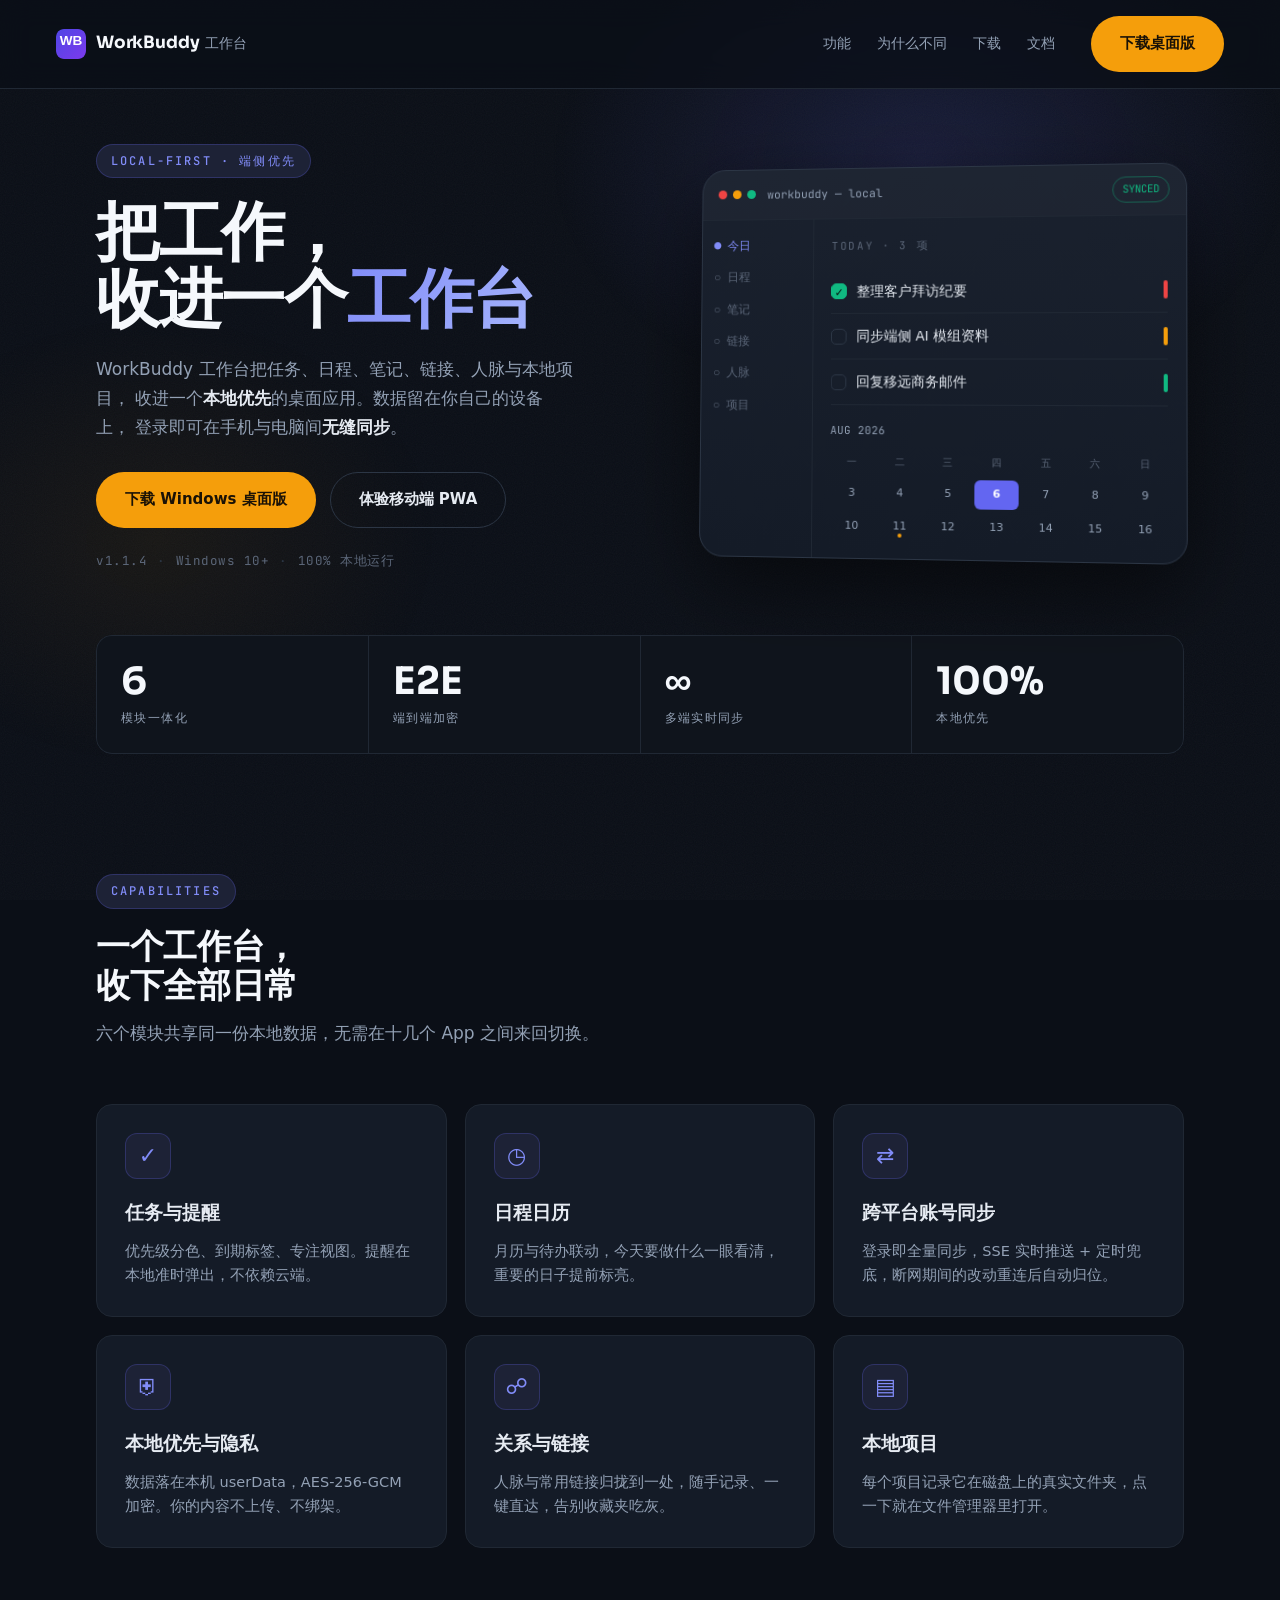
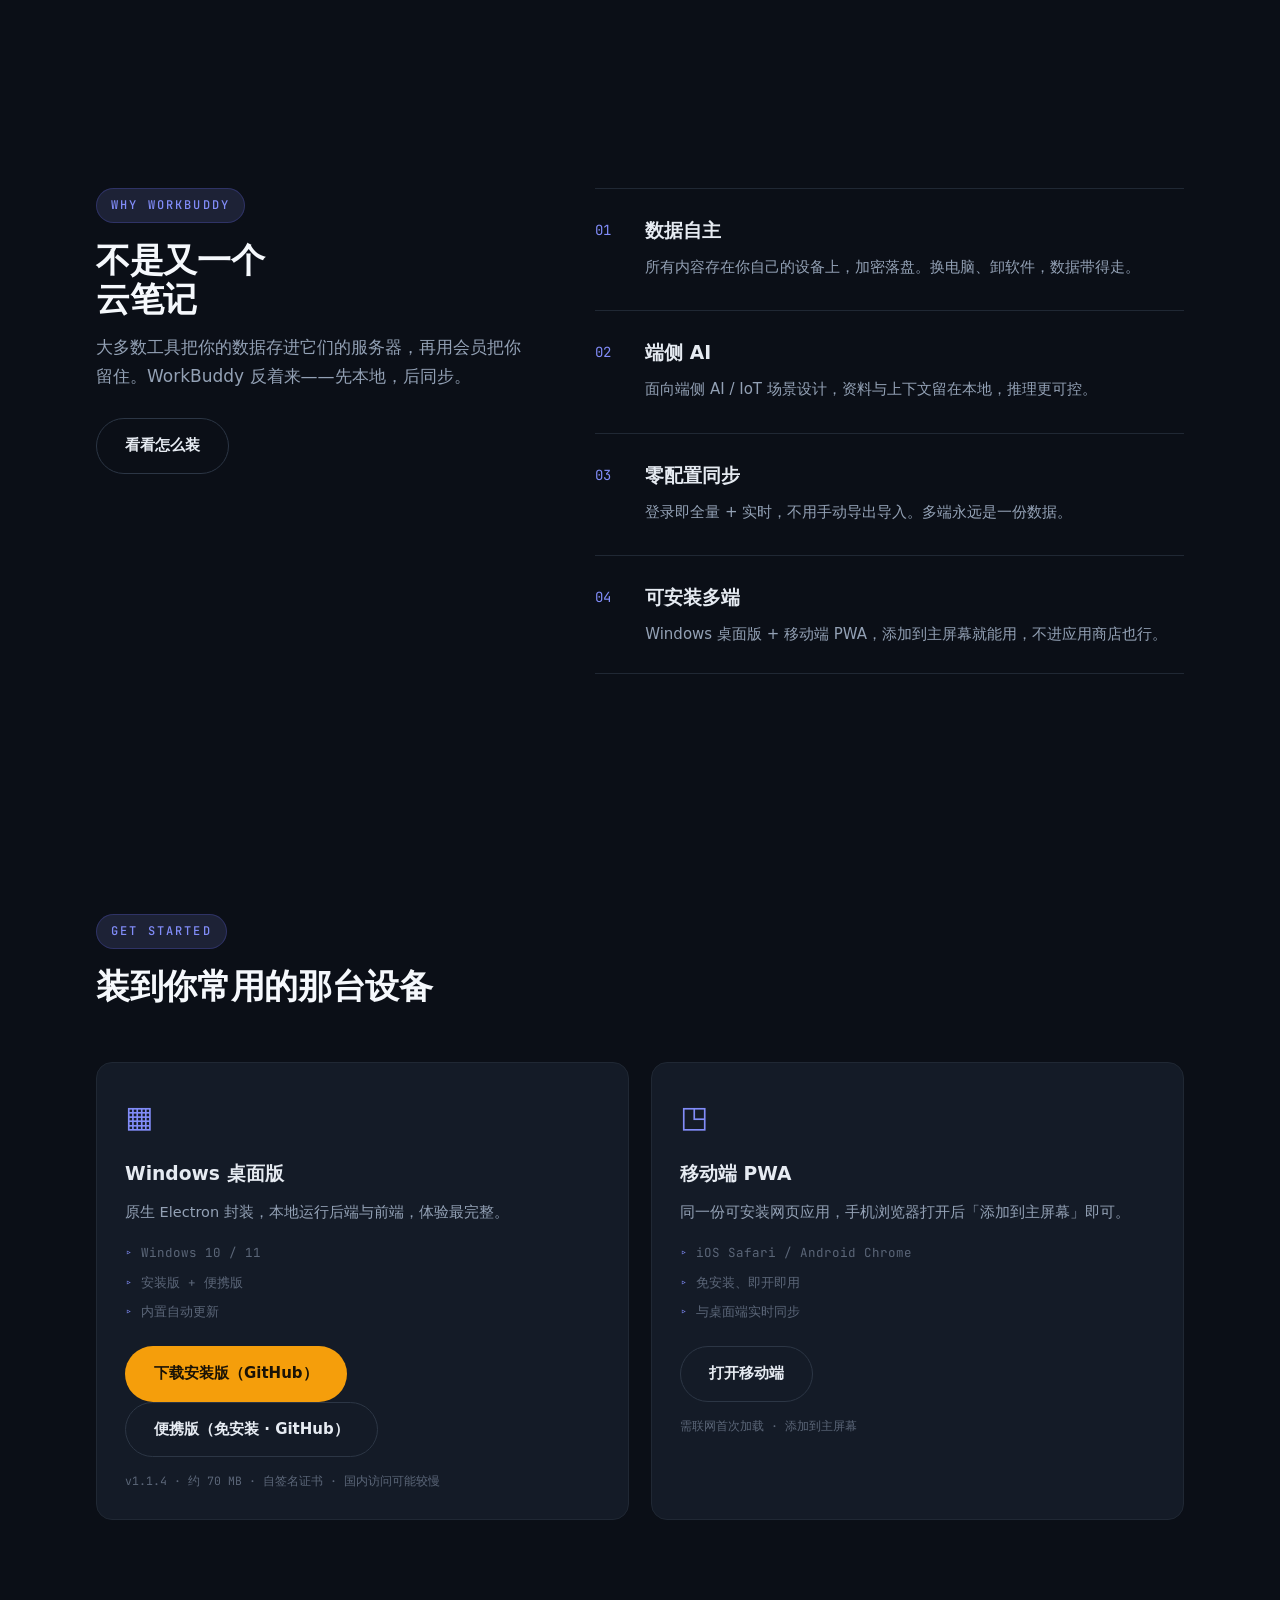
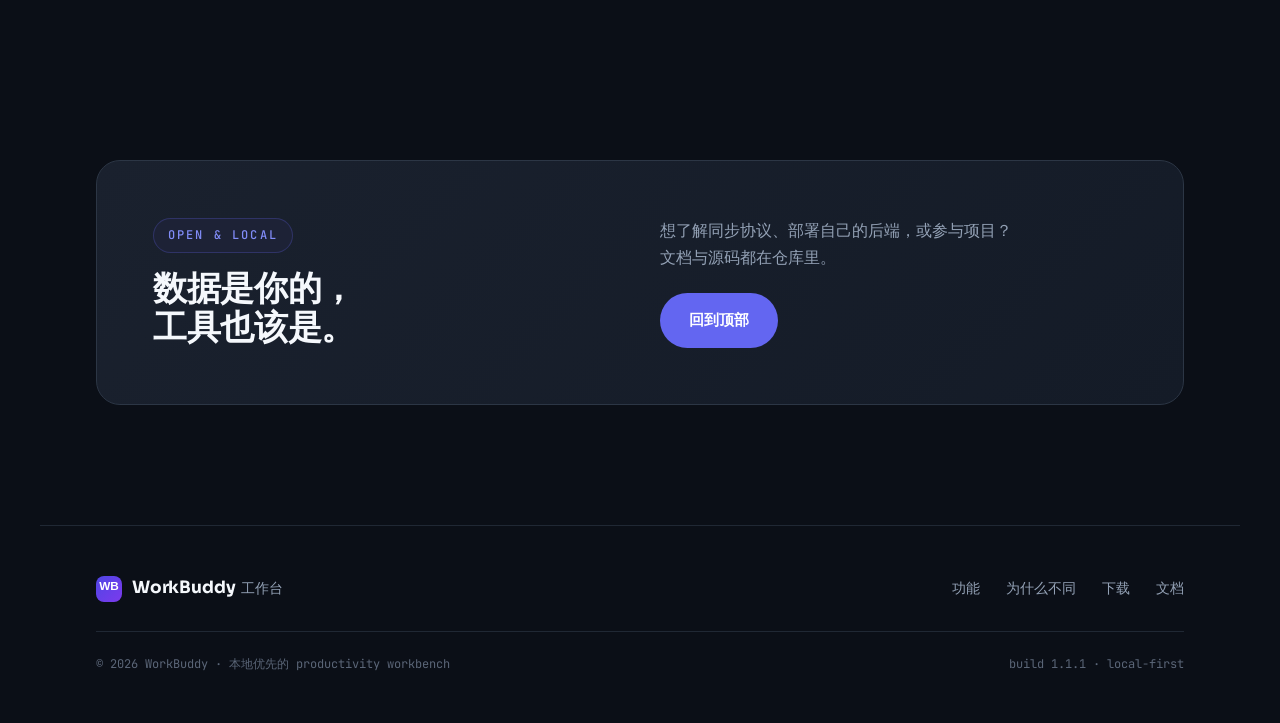
<file: index.html>
<!DOCTYPE html>
<html lang="zh-CN">
<head>
  <meta charset="UTF-8" />
  <meta name="viewport" content="width=device-width, initial-scale=1.0" />
  <title>WorkBuddy 工作台 — 本地优先的 productivity workbench</title>
  <meta name="description" content="WorkBuddy 工作台把任务、日程、笔记、链接、人脉与本地项目收进一个本地优先的桌面应用。数据留在你自己的设备上，登录即可在手机与电脑间无缝同步。" />
  <link rel="icon" type="image/svg+xml" href="assets/img/logo.svg" />
  <link rel="apple-touch-icon" href="assets/img/apple-touch-icon.png" />
  <meta property="og:title" content="WorkBuddy 工作台" />
  <meta property="og:description" content="本地优先的 productivity workbench —— 数据自主，多端同步，端侧 AI。" />
  <meta property="og:image" content="assets/img/logo-512.png" />
  <meta name="theme-color" content="#0b0f17" />
  <link rel="preconnect" href="https://fonts.googleapis.com" />
  <link rel="preconnect" href="https://fonts.gstatic.com" crossorigin />
  <link href="https://fonts.googleapis.com/css2?family=Sora:wght@400;600;700;800&family=JetBrains+Mono:wght@400;500;700&display=swap" rel="stylesheet" />
  <link rel="stylesheet" href="assets/css/styles.css" />
</head>
<body>
  <div class="grain" aria-hidden="true"></div>
  <div class="hero-glow" aria-hidden="true"></div>

  <!-- NAV -->
  <header class="nav" id="top">
    <a class="brand" href="#top" aria-label="WorkBuddy 工作台 首页">
      <img src="assets/img/logo.svg" alt="" width="30" height="30" />
      <span class="brand-name">WorkBuddy<i>工作台</i></span>
    </a>
    <nav class="nav-links" aria-label="主导航">
      <a href="#features">功能</a>
      <a href="#why">为什么不同</a>
      <a href="#download">下载</a>
      <a href="#docs">文档</a>
    </nav>
    <div class="nav-cta">
      <a class="btn btn-signal" href="#download">下载桌面版</a>
    </div>
    <button class="nav-toggle" id="navToggle" aria-label="菜单" aria-expanded="false">
      <span></span><span></span><span></span>
    </button>
  </header>

  <main>
    <!-- HERO -->
    <section class="hero">
      <div class="hero-grid">
        <div class="hero-copy reveal">
          <span class="eyebrow mono">LOCAL-FIRST · 端侧优先</span>
          <h1 class="display">把工作，<br />收进一个<span class="accent">工作台</span></h1>
          <p class="lede">
            WorkBuddy 工作台把任务、日程、笔记、链接、人脉与本地项目，
            收进一个<strong>本地优先</strong>的桌面应用。数据留在你自己的设备上，
            登录即可在手机与电脑间<strong>无缝同步</strong>。
          </p>
          <div class="hero-actions">
            <a class="btn btn-signal" href="#download">下载 Windows 桌面版</a>
            <a class="btn btn-ghost" href="#download">体验移动端 PWA</a>
          </div>
          <div class="specs mono">
            <span>v1.1.4</span><i>·</i><span>Windows 10+</span><i>·</i><span>100% 本地运行</span>
          </div>
        </div>

        <!-- INSTRUMENT PANEL MOCK -->
        <div class="hero-visual reveal" aria-hidden="true">
          <div class="panel">
            <div class="panel-bar">
              <span class="dots"><i></i><i></i><i></i></span>
              <span class="panel-title mono">workbuddy — local</span>
              <span class="panel-badge mono">SYNCED</span>
            </div>
            <div class="panel-body">
              <aside class="panel-side">
                <span class="side-item active">● 今日</span>
                <span class="side-item">○ 日程</span>
                <span class="side-item">○ 笔记</span>
                <span class="side-item">○ 链接</span>
                <span class="side-item">○ 人脉</span>
                <span class="side-item">○ 项目</span>
              </aside>
              <div class="panel-main">
                <div class="panel-eyebrow mono">TODAY · 3 项</div>
                <div class="task">
                  <span class="check done"></span>
                  <span class="task-text">整理客户拜访纪要</span>
                  <span class="prio high"></span>
                </div>
                <div class="task">
                  <span class="check"></span>
                  <span class="task-text">同步端侧 AI 模组资料</span>
                  <span class="prio mid"></span>
                </div>
                <div class="task">
                  <span class="check"></span>
                  <span class="task-text">回复移远商务邮件</span>
                  <span class="prio low"></span>
                </div>
                <div class="mini-cal">
                  <div class="cal-head mono">AUG 2026</div>
                  <div class="cal-grid">
                    <span class="dim">一</span><span class="dim">二</span><span class="dim">三</span><span class="dim">四</span><span class="dim">五</span><span class="dim">六</span><span class="dim">日</span>
                    <span>3</span><span>4</span><span>5</span><span class="today">6</span><span>7</span><span>8</span><span>9</span>
                    <span>10</span><span class="dot">11</span><span>12</span><span>13</span><span>14</span><span>15</span><span>16</span>
                  </div>
                </div>
              </div>
            </div>
          </div>
        </div>
      </div>

      <!-- STAT STRIP -->
      <div class="stat-strip reveal">
        <div class="stat">
          <div class="stat-num">6</div>
          <div class="stat-label mono">模块一体化</div>
        </div>
        <div class="stat">
          <div class="stat-num">E2E</div>
          <div class="stat-label mono">端到端加密</div>
        </div>
        <div class="stat">
          <div class="stat-num">∞</div>
          <div class="stat-label mono">多端实时同步</div>
        </div>
        <div class="stat">
          <div class="stat-num">100%</div>
          <div class="stat-label mono">本地优先</div>
        </div>
      </div>
    </section>

    <!-- FEATURES -->
    <section class="section" id="features">
      <div class="section-head reveal">
        <span class="eyebrow mono">CAPABILITIES</span>
        <h2 class="h2">一个工作台，<br />收下全部日常</h2>
        <p class="section-sub">六个模块共享同一份本地数据，无需在十几个 App 之间来回切换。</p>
      </div>
      <div class="feature-grid">
        <article class="card feature reveal">
          <div class="feat-glyph">✓</div>
          <h3>任务与提醒</h3>
          <p>优先级分色、到期标签、专注视图。提醒在本地准时弹出，不依赖云端。</p>
        </article>
        <article class="card feature reveal">
          <div class="feat-glyph">◷</div>
          <h3>日程日历</h3>
          <p>月历与待办联动，今天要做什么一眼看清，重要的日子提前标亮。</p>
        </article>
        <article class="card feature reveal">
          <div class="feat-glyph">⇄</div>
          <h3>跨平台账号同步</h3>
          <p>登录即全量同步，SSE 实时推送 + 定时兜底，断网期间的改动重连后自动归位。</p>
        </article>
        <article class="card feature reveal">
          <div class="feat-glyph">⛨</div>
          <h3>本地优先与隐私</h3>
          <p>数据落在本机 userData，AES-256-GCM 加密。你的内容不上传、不绑架。</p>
        </article>
        <article class="card feature reveal">
          <div class="feat-glyph">☍</div>
          <h3>关系与链接</h3>
          <p>人脉与常用链接归拢到一处，随手记录、一键直达，告别收藏夹吃灰。</p>
        </article>
        <article class="card feature reveal">
          <div class="feat-glyph">▤</div>
          <h3>本地项目</h3>
          <p>每个项目记录它在磁盘上的真实文件夹，点一下就在文件管理器里打开。</p>
        </article>
      </div>
    </section>

    <!-- WHY -->
    <section class="section why" id="why">
      <div class="why-grid">
        <div class="why-left reveal">
          <span class="eyebrow mono">WHY WORKBUDDY</span>
          <h2 class="h2">不是又一个<br />云笔记</h2>
          <p class="section-sub">大多数工具把你的数据存进它们的服务器，再用会员把你留住。WorkBuddy 反着来——先本地，后同步。</p>
          <a class="btn btn-ghost" href="#download">看看怎么装</a>
        </div>
        <div class="why-right">
          <div class="why-item reveal">
            <span class="why-no mono">01</span>
            <div>
              <h3>数据自主</h3>
              <p>所有内容存在你自己的设备上，加密落盘。换电脑、卸软件，数据带得走。</p>
            </div>
          </div>
          <div class="why-item reveal">
            <span class="why-no mono">02</span>
            <div>
              <h3>端侧 AI</h3>
              <p>面向端侧 AI / IoT 场景设计，资料与上下文留在本地，推理更可控。</p>
            </div>
          </div>
          <div class="why-item reveal">
            <span class="why-no mono">03</span>
            <div>
              <h3>零配置同步</h3>
              <p>登录即全量 + 实时，不用手动导出导入。多端永远是一份数据。</p>
            </div>
          </div>
          <div class="why-item reveal">
            <span class="why-no mono">04</span>
            <div>
              <h3>可安装多端</h3>
              <p>Windows 桌面版 + 移动端 PWA，添加到主屏幕就能用，不进应用商店也行。</p>
            </div>
          </div>
        </div>
      </div>
    </section>

    <!-- DOWNLOAD -->
    <section class="section download" id="download">
      <div class="section-head reveal">
        <span class="eyebrow mono">GET STARTED</span>
        <h2 class="h2">装到你常用的那台设备</h2>
      </div>
      <div class="download-grid">
        <article class="card dl-card reveal">
          <div class="dl-ico">▦</div>
          <h3>Windows 桌面版</h3>
          <p class="dl-desc">原生 Electron 封装，本地运行后端与前端，体验最完整。</p>
          <ul class="dl-spec mono">
            <li>Windows 10 / 11</li>
            <li>安装版 + 便携版</li>
            <li>内置自动更新</li>
          </ul>
          <a class="btn btn-signal" href="https://github.com/Aqr325/workbuddy-releases/releases/download/v1.1.4/WorkBuddy-Desktop-Setup-1.1.4.exe">下载安装版（GitHub）</a>
          <a class="btn btn-ghost" href="https://github.com/Aqr325/workbuddy-releases/releases/download/v1.1.4/WorkBuddy-Desktop-Portable-1.1.4.exe">便携版（免安装 · GitHub）</a>
          <span class="dl-note mono">v1.1.4 · 约 70 MB · 自签名证书 · 国内访问可能较慢</span>
        </article>
        <article class="card dl-card reveal">
          <div class="dl-ico">◳</div>
          <h3>移动端 PWA</h3>
          <p class="dl-desc">同一份可安装网页应用，手机浏览器打开后「添加到主屏幕」即可。</p>
          <ul class="dl-spec mono">
            <li>iOS Safari / Android Chrome</li>
            <li>免安装、即开即用</li>
            <li>与桌面端实时同步</li>
          </ul>
          <a class="btn btn-ghost" href="pwa/">打开移动端</a>
          <span class="dl-note mono">需联网首次加载 · 添加到主屏幕</span>
        </article>
      </div>
    </section>

    <!-- DOCS / CTA -->
    <section class="section cta" id="docs">
      <div class="cta-box reveal">
        <div>
          <span class="eyebrow mono">OPEN & LOCAL</span>
          <h2 class="h2">数据是你的，<br />工具也该是。</h2>
        </div>
        <div class="cta-side">
          <p>想了解同步协议、部署自己的后端，或参与项目？文档与源码都在仓库里。</p>
          <a class="btn btn-primary" href="#top">回到顶部</a>
        </div>
      </div>
    </section>
  </main>

  <footer class="footer">
    <div class="footer-top">
      <a class="brand" href="#top">
        <img src="assets/img/logo.svg" alt="" width="26" height="26" />
        <span class="brand-name">WorkBuddy<i>工作台</i></span>
      </a>
      <nav class="footer-links" aria-label="页脚导航">
        <a href="#features">功能</a>
        <a href="#why">为什么不同</a>
        <a href="#download">下载</a>
        <a href="#docs">文档</a>
      </nav>
    </div>
    <div class="footer-bottom mono">
      <span>© 2026 WorkBuddy · 本地优先的 productivity workbench</span>
      <span>build 1.1.1 · local-first</span>
    </div>
  </footer>

  <script src="assets/js/main.js"></script>
</body>
</html>
</file>
<file: assets/css/styles.css>
/* ============================================================
   WorkBuddy 官网 — "Precision Workbench" dark editorial theme
   Tokens mirror website/DESIGN.md
   ============================================================ */
:root {
  --bg: #0b0f17;
  --bg-2: #0f141c;
  --surface: #141b27;
  --surface-2: #1a212e;
  --surface-3: #222b3a;
  --text: #e6ebf2;
  --text-strong: #f5f8fc;
  --muted: #93a1b5;
  --faint: #5b6678;
  --border: #2c3645;
  --border-soft: #202834;
  --primary: #6366f1;
  --primary-bright: #818cf8;
  --primary-weak: #1d2236;
  --signal: #f59e0b;
  --signal-weak: #3a2c12;
  --success: #10b981;
  --danger: #ef4444;
  --warn: #f59e0b;

  --r-sm: 10px;
  --r-md: 16px;
  --r-lg: 24px;
  --r-full: 999px;

  --font-display: "Sora", "PingFang SC", "Microsoft YaHei", sans-serif;
  --font-body: "PingFang SC", "Microsoft YaHei", "Noto Sans SC", system-ui, sans-serif;
  --font-mono: "JetBrains Mono", ui-monospace, "SFMono-Regular", monospace;

  --maxw: 1200px;
  --sec: 120px;
}

* { box-sizing: border-box; margin: 0; padding: 0; }

html { scroll-behavior: smooth; }

body {
  font-family: var(--font-body);
  background: var(--bg);
  color: var(--text);
  line-height: 1.7;
  font-size: 16px;
  -webkit-font-smoothing: antialiased;
  overflow-x: hidden;
}

a { color: inherit; text-decoration: none; }
img { display: block; max-width: 100%; }

.mono { font-family: var(--font-mono); }

/* atmospheric overlays */
.grain {
  position: fixed; inset: 0; z-index: 1; pointer-events: none; opacity: 0.04;
  background-image: url("data:image/svg+xml,%3Csvg xmlns='http://www.w3.org/2000/svg' width='160' height='160'%3E%3Cfilter id='n'%3E%3CfeTurbulence type='fractalNoise' baseFrequency='0.9' numOctaves='2'/%3E%3C/filter%3E%3Crect width='100%25' height='100%25' filter='url(%23n)'/%3E%3C/svg%3E");
}
.hero-glow {
  position: fixed; inset: 0; z-index: 0; pointer-events: none;
  background:
    radial-gradient(620px 420px at 72% 18%, rgba(99,102,241,0.16), transparent 60%),
    radial-gradient(480px 380px at 12% 60%, rgba(245,158,11,0.06), transparent 60%);
}

main, .nav, .footer { position: relative; z-index: 2; }

/* ---------- NAV ---------- */
.nav {
  position: fixed; top: 0; left: 0; right: 0; z-index: 50;
  display: flex; align-items: center; gap: 28px;
  padding: 16px clamp(20px, 5vw, 56px);
  background: rgba(11,15,23,0.72);
  backdrop-filter: blur(14px);
  border-bottom: 1px solid var(--border-soft);
}
.brand { display: flex; align-items: center; gap: 10px; }
.brand img { border-radius: 8px; }
.brand-name { font-family: var(--font-display); font-weight: 700; font-size: 17px; color: var(--text-strong); letter-spacing: -0.01em; }
.brand-name i { font-style: normal; font-weight: 400; color: var(--muted); font-size: 14px; margin-left: 6px; }
.nav-links { display: flex; gap: 26px; margin-left: auto; }
.nav-links a {
  font-size: 14px; color: var(--muted); position: relative; padding: 4px 0;
  transition: color .2s;
}
.nav-links a::after {
  content: ""; position: absolute; left: 0; bottom: -2px; height: 1.5px; width: 0;
  background: var(--primary-bright); transition: width .25s ease;
}
.nav-links a:hover { color: var(--text-strong); }
.nav-links a:hover::after { width: 100%; }
.nav-cta { margin-left: 8px; }
.nav-toggle { display: none; flex-direction: column; gap: 5px; background: none; border: 0; cursor: pointer; padding: 8px; margin-left: auto; }
.nav-toggle span { width: 22px; height: 2px; background: var(--text); border-radius: 2px; transition: .25s; }

/* ---------- BUTTONS ---------- */
.btn {
  display: inline-flex; align-items: center; justify-content: center;
  font-family: var(--font-body); font-size: 15px; font-weight: 600;
  padding: 14px 28px; border-radius: var(--r-full);
  border: 1px solid transparent; cursor: pointer;
  transition: transform .18s ease, box-shadow .25s ease, background .2s, filter .2s;
}
.btn:active { transform: scale(0.97); }
.btn-signal { background: var(--signal); color: #1a1206; font-weight: 700; }
.btn-signal:hover { filter: brightness(1.08); box-shadow: 0 8px 30px rgba(245,158,11,0.32); transform: translateY(-2px); }
.btn-primary { background: var(--primary); color: #fff; }
.btn-primary:hover { background: var(--primary-bright); box-shadow: 0 8px 30px rgba(99,102,241,0.34); transform: translateY(-2px); }
.btn-ghost { background: transparent; color: var(--text); border-color: var(--border); }
.btn-ghost:hover { border-color: var(--primary-bright); color: var(--text-strong); transform: translateY(-2px); }

/* ---------- SHARED BITS ---------- */
.eyebrow {
  display: inline-block; font-family: var(--font-mono); font-size: 12px; font-weight: 500;
  letter-spacing: 0.18em; text-transform: uppercase;
  color: var(--primary-bright); background: var(--primary-weak);
  padding: 6px 14px; border-radius: var(--r-full); border: 1px solid rgba(99,102,241,0.25);
}
.display {
  font-family: var(--font-display); font-weight: 700; font-size: clamp(40px, 6vw, 64px);
  line-height: 1.04; letter-spacing: -0.02em; color: var(--text-strong);
}
.display .accent {
  background: linear-gradient(120deg, var(--primary-bright), #a5b4fc);
  -webkit-background-clip: text; background-clip: text; color: transparent;
}
.h2 { font-family: var(--font-display); font-weight: 700; font-size: clamp(28px, 4vw, 34px); line-height: 1.15; letter-spacing: -0.01em; color: var(--text-strong); }
.h3 { font-family: var(--font-display); font-weight: 600; font-size: 19px; color: var(--text-strong); }
.section-sub { color: var(--muted); font-size: 17px; max-width: 560px; margin-top: 14px; }

/* ---------- HERO ---------- */
.hero { padding: clamp(120px, 16vh, 170px) clamp(20px, 5vw, 56px) 0; max-width: var(--maxw); margin: 0 auto; }
.hero-grid { display: grid; grid-template-columns: 1.05fr 0.95fr; gap: 56px; align-items: center; }
.hero-copy .eyebrow { margin-bottom: 22px; }
.hero-copy .display { margin-bottom: 22px; }
.lede { color: var(--muted); font-size: 17px; max-width: 480px; }
.lede strong { color: var(--text); font-weight: 600; }
.hero-actions { display: flex; flex-wrap: wrap; gap: 14px; margin: 30px 0 22px; }
.specs { font-family: var(--font-mono); font-size: 12.5px; color: var(--faint); display: flex; gap: 10px; align-items: center; letter-spacing: 0.04em; }
.specs i { color: var(--border); font-style: normal; }

/* instrument panel mock */
.hero-visual { position: relative; }
.panel {
  background: linear-gradient(180deg, var(--surface-2), var(--surface));
  border: 1px solid var(--border); border-radius: var(--r-lg);
  overflow: hidden; box-shadow: 0 30px 80px rgba(0,0,0,0.5);
  transform: perspective(1400px) rotateY(-7deg) rotateX(2deg);
  transition: transform .5s ease;
}
.hero-visual:hover .panel { transform: perspective(1400px) rotateY(-3deg) rotateX(1deg); }
.panel-bar {
  display: flex; align-items: center; gap: 12px; padding: 12px 16px;
  border-bottom: 1px solid var(--border-soft); background: rgba(255,255,255,0.02);
}
.dots { display: flex; gap: 6px; }
.dots i { width: 9px; height: 9px; border-radius: 50%; background: var(--surface-3); }
.dots i:first-child { background: var(--danger); }
.dots i:nth-child(2) { background: var(--warn); }
.dots i:nth-child(3) { background: var(--success); }
.panel-title { font-family: var(--font-mono); font-size: 11.5px; color: var(--muted); }
.panel-badge { margin-left: auto; font-family: var(--font-mono); font-size: 10.5px; color: var(--success); border: 1px solid rgba(16,185,129,0.4); padding: 3px 9px; border-radius: var(--r-full); }
.panel-body { display: grid; grid-template-columns: 116px 1fr; min-height: 320px; }
.panel-side { border-right: 1px solid var(--border-soft); padding: 16px 12px; display: flex; flex-direction: column; gap: 12px; }
.side-item { font-family: var(--font-mono); font-size: 12px; color: var(--faint); }
.side-item.active { color: var(--primary-bright); }
.panel-main { padding: 18px; }
.panel-eyebrow { font-family: var(--font-mono); font-size: 11px; color: var(--faint); letter-spacing: 0.15em; margin-bottom: 14px; }
.task { display: flex; align-items: center; gap: 10px; padding: 11px 0; border-bottom: 1px solid var(--border-soft); }
.check { width: 16px; height: 16px; border-radius: 5px; border: 1.5px solid var(--border); flex: none; }
.check.done { background: var(--success); border-color: var(--success); position: relative; }
.check.done::after { content: "✓"; position: absolute; inset: 0; display: grid; place-items: center; color: #04130d; font-size: 11px; font-weight: 700; }
.task-text { font-size: 13.5px; color: var(--text); flex: 1; }
.prio { width: 4px; height: 18px; border-radius: 3px; flex: none; }
.prio.high { background: var(--danger); }
.prio.mid { background: var(--warn); }
.prio.low { background: var(--success); }
.mini-cal { margin-top: 16px; }
.cal-head { font-family: var(--font-mono); font-size: 11px; color: var(--muted); margin-bottom: 8px; }
.cal-grid { display: grid; grid-template-columns: repeat(7, 1fr); gap: 4px; font-size: 11px; text-align: center; }
.cal-grid span { padding: 5px 0; border-radius: 6px; color: var(--muted); }
.cal-grid span.dim { color: var(--faint); font-size: 10px; }
.cal-grid span.today { background: var(--primary); color: #fff; font-weight: 600; }
.cal-grid span.dot { position: relative; }
.cal-grid span.dot::after { content: ""; position: absolute; bottom: 3px; left: 50%; transform: translateX(-50%); width: 4px; height: 4px; border-radius: 50%; background: var(--signal); }

/* stat strip */
.stat-strip {
  display: grid; grid-template-columns: repeat(4, 1fr); gap: 1px;
  background: var(--border-soft); border: 1px solid var(--border-soft);
  border-radius: var(--r-md); margin-top: 64px; overflow: hidden;
}
.stat { background: var(--bg-2); padding: 26px 24px; text-align: left; }
.stat-num { font-family: var(--font-display); font-weight: 700; font-size: 38px; color: var(--text-strong); line-height: 1; }
.stat-label { font-family: var(--font-mono); font-size: 11.5px; color: var(--muted); letter-spacing: 0.12em; text-transform: uppercase; margin-top: 8px; }

/* ---------- SECTIONS ---------- */
.section { max-width: var(--maxw); margin: 0 auto; padding: var(--sec) clamp(20px, 5vw, 56px); }
.section-head { margin-bottom: 56px; }
.section-head .eyebrow { margin-bottom: 18px; }

/* features */
.feature-grid { display: grid; grid-template-columns: repeat(3, 1fr); gap: 18px; }
.card {
  background: var(--surface); border: 1px solid var(--border-soft);
  border-radius: var(--r-md); padding: 28px;
  transition: transform .25s ease, border-color .25s ease, box-shadow .25s ease;
}
.card:hover { transform: translateY(-4px); border-color: rgba(99,102,241,0.5); box-shadow: 0 18px 50px rgba(0,0,0,0.4); }
.feat-glyph {
  width: 46px; height: 46px; border-radius: 12px; display: grid; place-items: center;
  font-size: 22px; color: var(--primary-bright); background: var(--primary-weak);
  border: 1px solid rgba(99,102,241,0.25); margin-bottom: 18px;
}
.feature h3 { margin-bottom: 10px; }
.feature p { color: var(--muted); font-size: 14.5px; }

/* why */
.why-grid { display: grid; grid-template-columns: 0.85fr 1.15fr; gap: 64px; align-items: start; }
.why-left .eyebrow { margin-bottom: 18px; }
.why-left .btn { margin-top: 28px; }
.why-right { display: flex; flex-direction: column; gap: 4px; }
.why-item { display: flex; gap: 22px; padding: 26px 0; border-top: 1px solid var(--border-soft); }
.why-item:last-child { border-bottom: 1px solid var(--border-soft); }
.why-no { font-family: var(--font-mono); font-size: 14px; color: var(--primary-bright); padding-top: 4px; min-width: 28px; }
.why-item h3 { margin-bottom: 8px; }
.why-item p { color: var(--muted); font-size: 15px; }

/* download */
.download-grid { display: grid; grid-template-columns: repeat(2, 1fr); gap: 22px; }
.dl-card { display: flex; flex-direction: column; }
.dl-ico { font-size: 30px; color: var(--primary-bright); margin-bottom: 16px; }
.dl-card h3 { margin-bottom: 10px; }
.dl-desc { color: var(--muted); font-size: 14.5px; margin-bottom: 18px; }
.dl-spec { list-style: none; font-family: var(--font-mono); font-size: 12.5px; color: var(--faint); display: flex; flex-direction: column; gap: 8px; margin-bottom: 24px; }
.dl-spec li::before { content: "▹ "; color: var(--primary-bright); }
.dl-card .btn { align-self: flex-start; }
.dl-note { font-family: var(--font-mono); font-size: 11.5px; color: var(--faint); margin-top: 14px; }

/* cta */
.cta-box {
  display: grid; grid-template-columns: 1fr 1fr; gap: 40px; align-items: center;
  background: linear-gradient(135deg, var(--surface-2), var(--surface));
  border: 1px solid var(--border); border-radius: var(--r-lg); padding: 56px;
}
.cta-box .eyebrow { margin-bottom: 16px; }
.cta-side p { color: var(--muted); margin-bottom: 22px; max-width: 360px; }

/* footer */
.footer { border-top: 1px solid var(--border-soft); padding: 48px clamp(20px, 5vw, 56px); max-width: var(--maxw); margin: 0 auto; }
.footer-top { display: flex; align-items: center; justify-content: space-between; flex-wrap: wrap; gap: 20px; }
.footer-links { display: flex; gap: 26px; }
.footer-links a { color: var(--muted); font-size: 14px; transition: color .2s; }
.footer-links a:hover { color: var(--text-strong); }
.footer-bottom { display: flex; justify-content: space-between; flex-wrap: wrap; gap: 12px; margin-top: 28px; padding-top: 22px; border-top: 1px solid var(--border-soft); font-family: var(--font-mono); font-size: 12px; color: var(--faint); }

/* ---------- REVEAL ANIM ---------- */
.reveal { opacity: 0; transform: translateY(22px); transition: opacity .7s cubic-bezier(.2,.7,.2,1), transform .7s cubic-bezier(.2,.7,.2,1); }
.reveal.in-view { opacity: 1; transform: none; }
.feature-grid .reveal:nth-child(2) { transition-delay: .06s; }
.feature-grid .reveal:nth-child(3) { transition-delay: .12s; }
.feature-grid .reveal:nth-child(4) { transition-delay: .18s; }
.feature-grid .reveal:nth-child(5) { transition-delay: .24s; }
.feature-grid .reveal:nth-child(6) { transition-delay: .30s; }

/* ---------- RESPONSIVE ---------- */
@media (max-width: 980px) {
  .hero-grid { grid-template-columns: 1fr; gap: 40px; }
  .hero-visual { max-width: 460px; }
  .why-grid { grid-template-columns: 1fr; gap: 36px; }
  .feature-grid { grid-template-columns: repeat(2, 1fr); }
  .cta-box { grid-template-columns: 1fr; padding: 40px; }
  .nav-links, .nav-cta { display: none; }
  .nav-toggle { display: flex; }
  .nav.open .nav-links {
    display: flex; flex-direction: column; gap: 4px; position: absolute; top: 100%; left: 0; right: 0;
    background: rgba(11,15,23,0.97); backdrop-filter: blur(14px); padding: 16px 24px 22px;
    border-bottom: 1px solid var(--border-soft);
  }
  .nav.open .nav-links a { padding: 10px 0; font-size: 15px; }
  .nav.open .nav-cta { display: block; position: absolute; top: calc(100% + 150px); right: 24px; }
}
@media (max-width: 620px) {
  :root { --sec: 80px; }
  .stat-strip { grid-template-columns: repeat(2, 1fr); }
  .feature-grid { grid-template-columns: 1fr; }
  .download-grid { grid-template-columns: 1fr; }
  .hero-actions .btn { flex: 1; }
  .footer-bottom { flex-direction: column; }
}

@media (prefers-reduced-motion: reduce) {
  .reveal { opacity: 1; transform: none; transition: none; }
  html { scroll-behavior: auto; }
}
</file>
